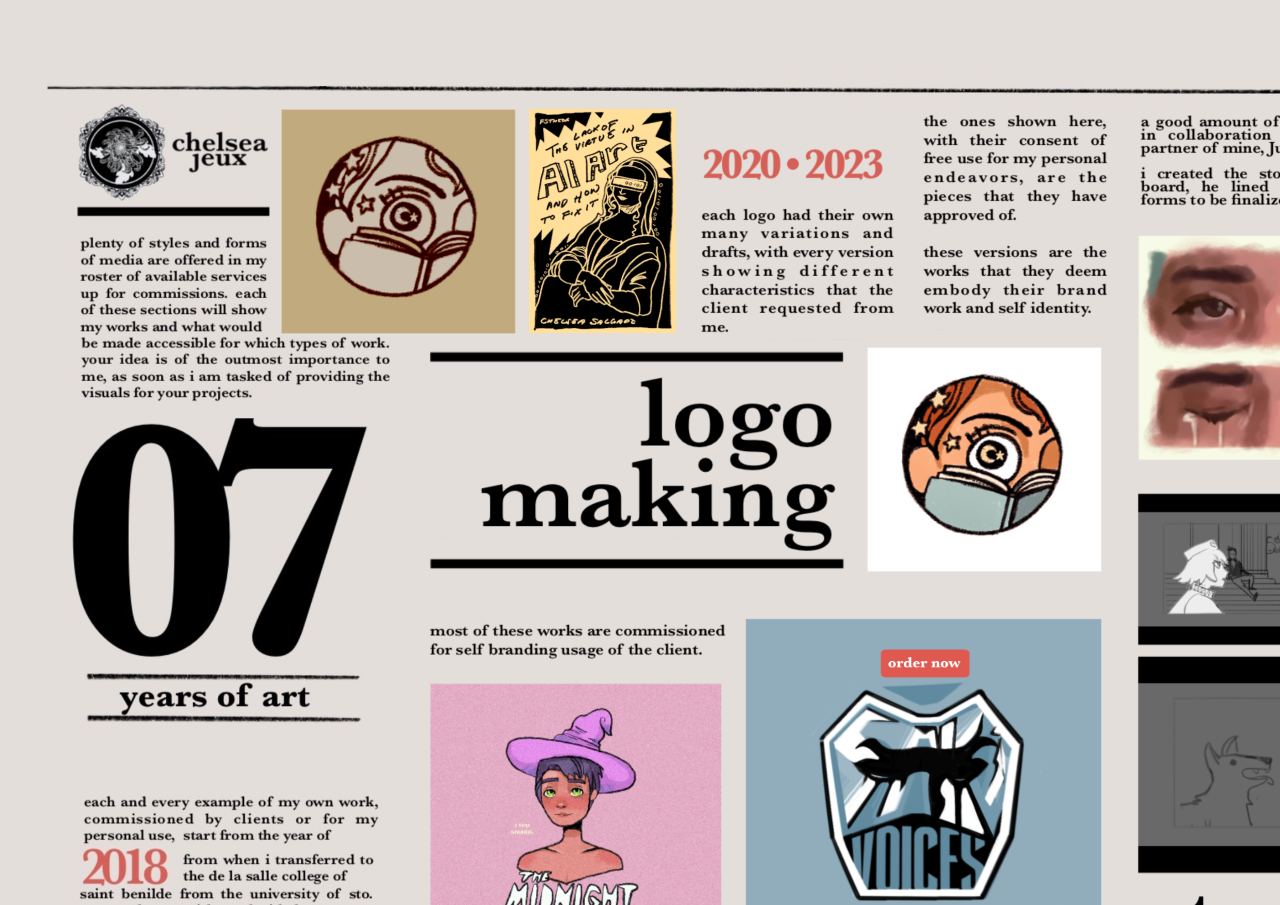
<file: productA.html>
<!DOCTYPE html>
<html>

    <head>
        <link rel="stylesheet" href="styles.css">
    </head>

    <body class="d">
        <a href="orderNow.html"><img src="Assets/ORDER_NOW_BUTTON.PNG" class="a1" alt="order now"></a>
        <a href="orderNow.html"><img src="Assets/ORDER_NOW_BUTTON.PNG" class="a2" alt="order now"></a>

    </body>

</html>
</file>
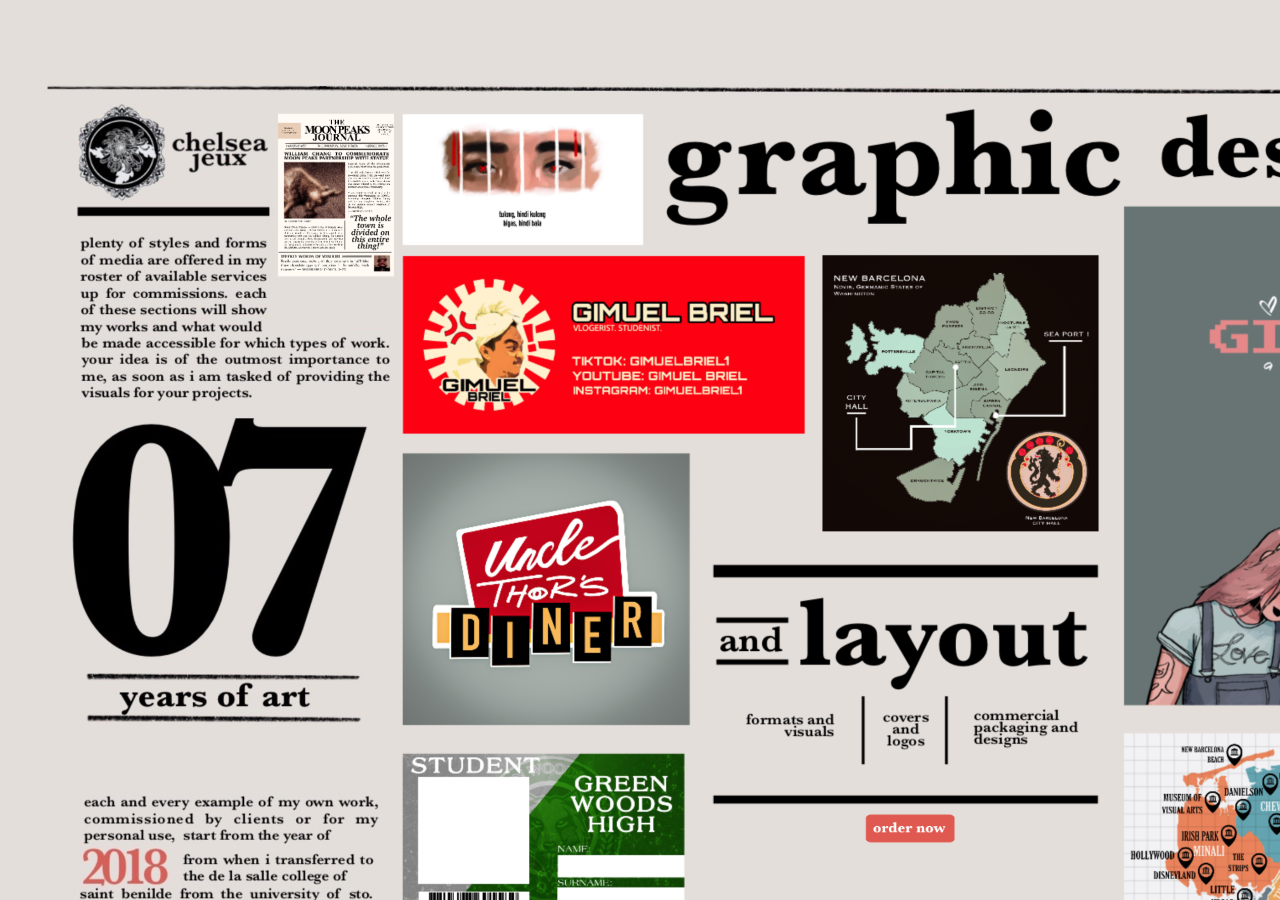
<file: productB.html>
<!DOCTYPE html>
<html>

    <head>
        <link rel="stylesheet" href="styles.css">
    </head>

    <body class="e">
        <a href="orderNow.html"><img src="Assets/ORDER_NOW_BUTTON.PNG" class="b1" alt="order now"></a>

    </body>

</html>
</file>
<file: styles.css>
body {
  background-size: 1920px;
  background-repeat: no-repeat;
}

body.a {
  background-image: url("Website_Pages/IMG_1884.PNG");
}

body.b {
  background-image: url("Website_Pages/IMG_1893.PNG");
}

body.c {
  background-image: url("Website_Pages/IMG_1894.PNG");
}

body.d {
  background-image: url("Website_Pages/IMG_1885.PNG");
}

body.e {
  background-image: url("Website_Pages/IMG_1888.PNG");
}

body.f {
  background-image: url("Website_Pages/IMG_1889.PNG");
}

body.g {
  background-image: url("Website_Pages/IMG_1890.PNG");
}

img {
  position: absolute;
  width: 100px;
  color: transparent;
}
img.a {
  left: 160px;
  top: 690px;
}
img.b {
  left: 340px;
  top: 220px;
}

img.c {
  left: 575px;
  top: 245px;
}

img.d {
  left: 780px;
  top: 245px;
}

img.e {
  left: 470px;
  top: 525px;
}

img.f {
  left: 1465px;
  top: 875px;
}

img.g {
  left: 1630px;
  top: 875px;
}
img.h {
  left: 953px;
  top: 645px;
}
img.a1 {
  left: 875px;
  top: 615px;
}

img.a2 {
  left: 1680px;
  top: 805px;
}

img.b1 {
  left: 860px;
  top: 780px;
}

img.c1 {
  left: 530px;
  top: 570px;
}

img.c2 {
  left: 1520px;
  top: 880px;
}

img.d1 {
  left: 450px;
  top: 880px;
}
</file>
